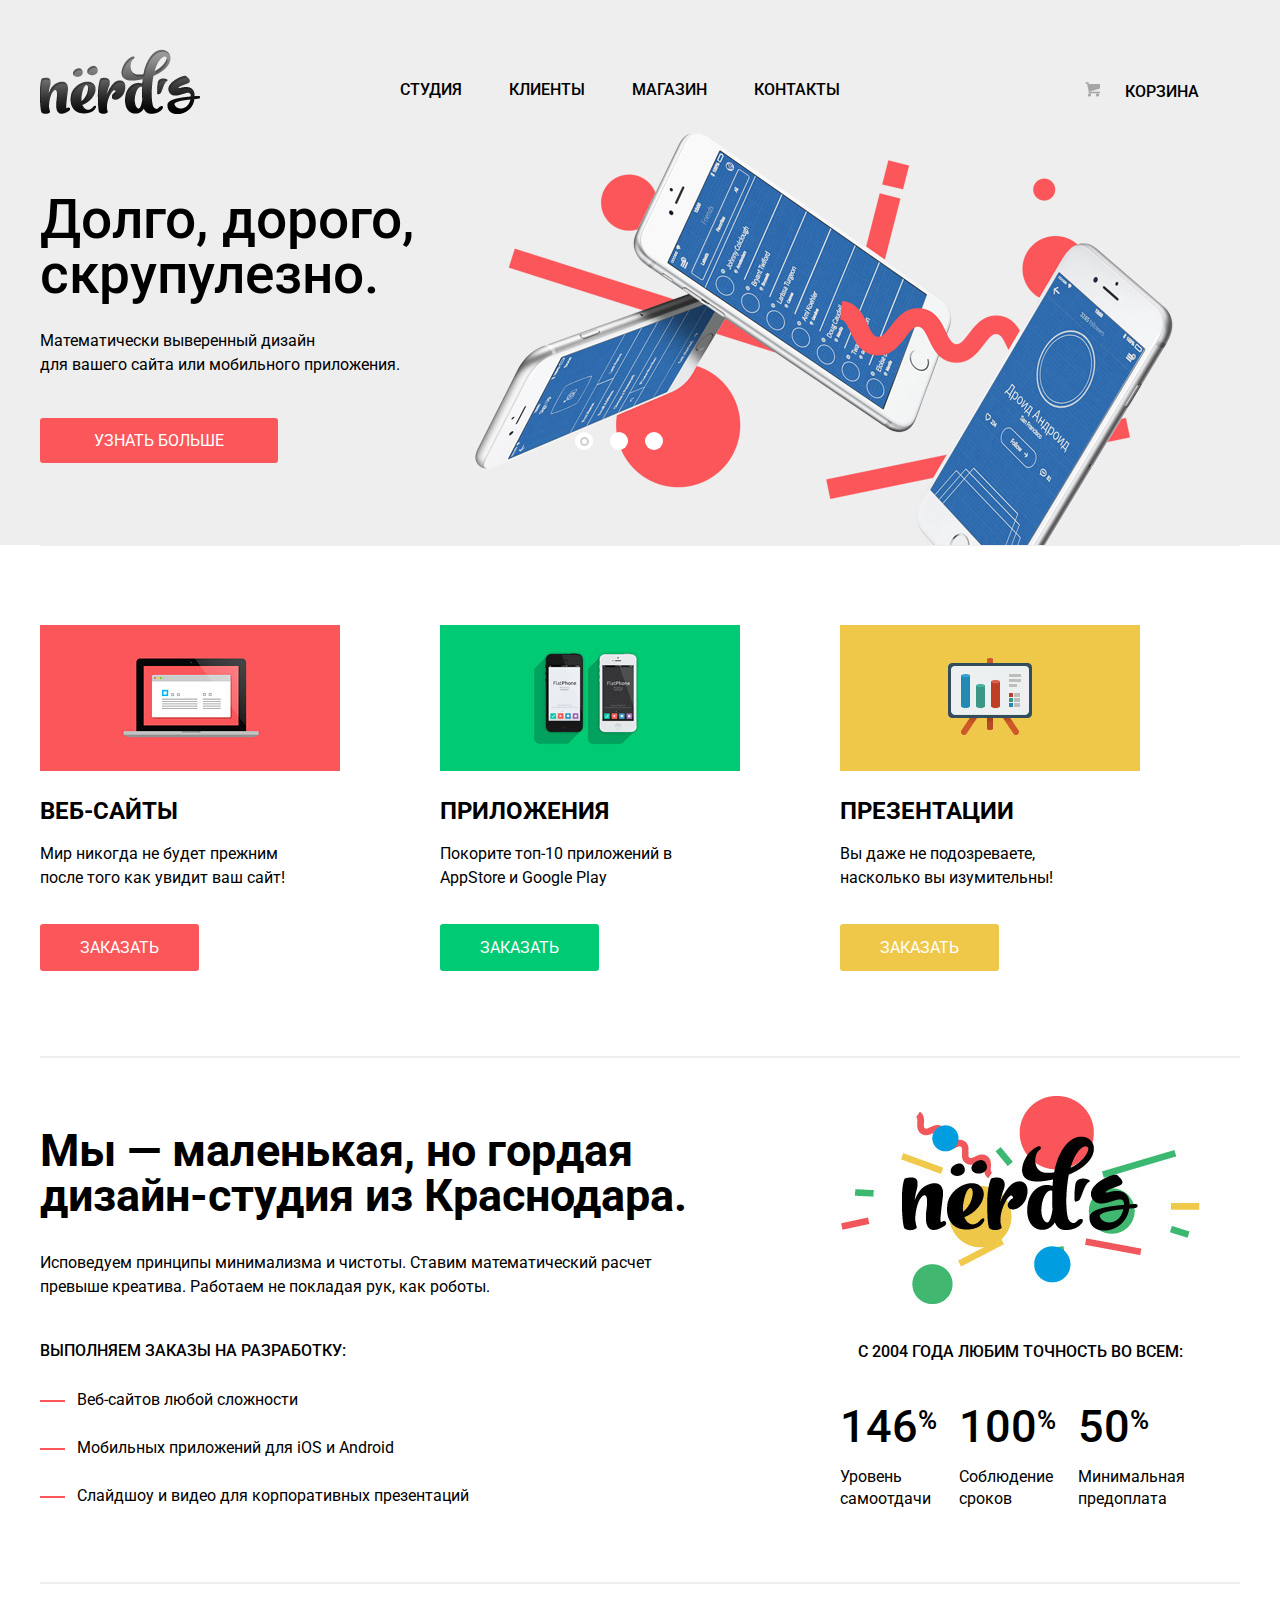
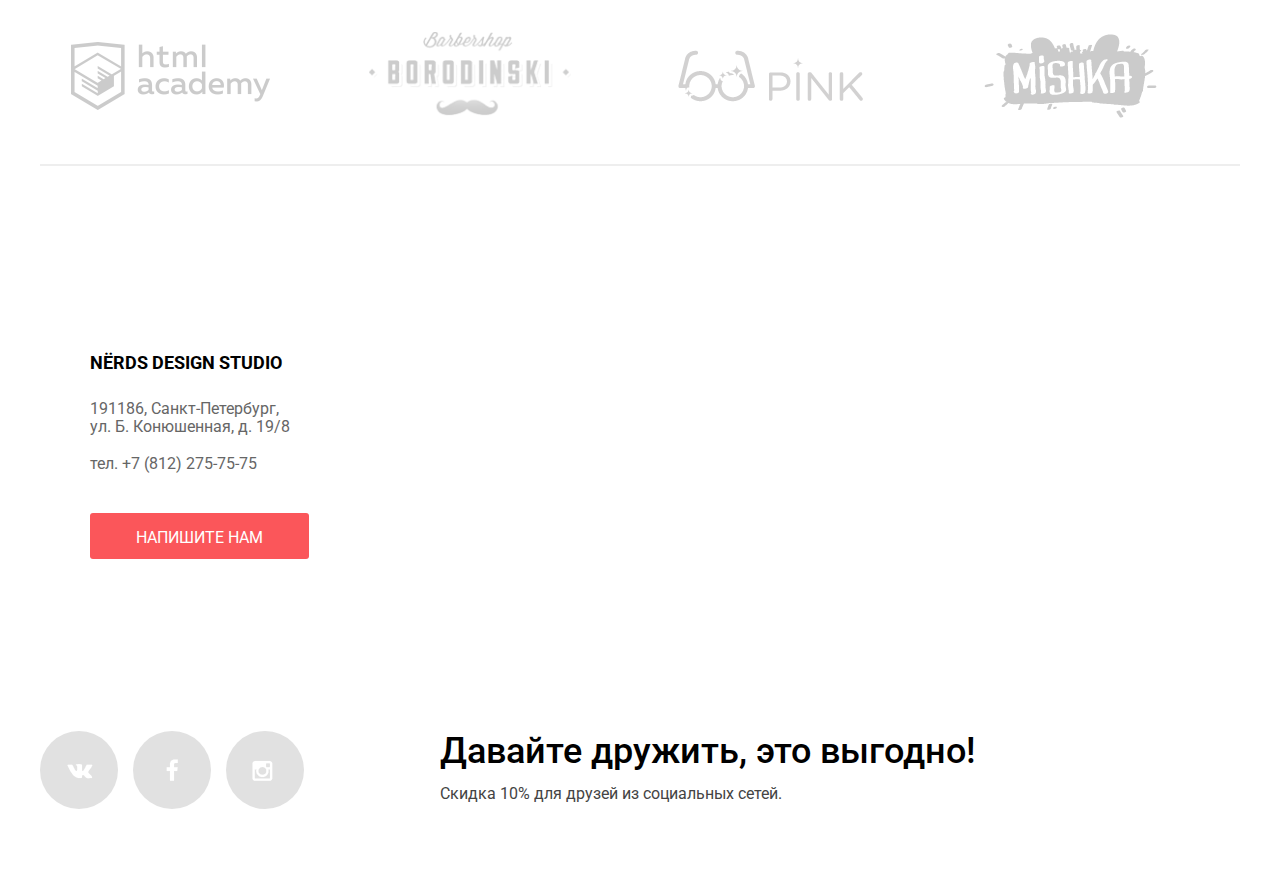
<file: index.html>
<!DOCTYPE html>
<html lang="ru">
  <head>
    <meta charset="utf-8">
    <title>HTML Academy: Нёрдс</title>
    <link href="https://fonts.googleapis.com/css?family=Roboto:400,500&amp;subset=cyrillic" rel="stylesheet">
    <link rel="stylesheet" href="css/normalize.css">
    <link rel="stylesheet" href="css/style.min.css">
  </head>
  <body>
    <header class="main-header">
      <div class="wrapper clearfix">
        <div class="logo">
          <a class="logo__link"><img src="img/nerds-logo.png" width="160" height="65" alt="Nerds"></a>
        </div>
        <nav class="main-nav">
          <ul class="main-nav__list">
            <li class="main-nav__item"><a href="#">Студия</a></li>
            <li class="main-nav__item"><a href="#">Клиенты</a></li>
            <li class="main-nav__item"><a href="catalog.html">Магазин</a></li>
            <li class="main-nav__item"><a href="#">Контакты</a></li>
          </ul>
        </nav>
        <div class="user-block"><a href="#">Корзина</a></div>
      </div>
      <div class="slider">
        <ul class="wrapper">
          <li class="slide_container">
            <input type="radio" name="slide_switcher" id="control_1" checked>
            <label for="control_1" class="switcher"></label>
            <div class="slide">
              <h2 class="main_page_header">Долго, дорого, <br>скрупулезно.</h2>
              <p>Математически выверенный дизайн<br>для вашего сайта или мобильного приложения.</p>
              <a class="btn" href="#" title="Узнать больше">Узнать больше</a>
            </div>
          </li>
          <li class="slide_container">
            <input type="radio" name="slide_switcher" id="control_2">
            <label for="control_2" class="switcher"></label>
            <div class="slide">
              <h2 class="main_page_header">Любим математику как никто другой</h2>
              <p>Никакого креатива, только математические формулы<br>для расчета идеальных пропорций.</p>
              <a class="btn" href="#" title="Узнать больше">Узнать больше</a>
            </div>
          </li>
          <li class="slide_container">
            <input type="radio" name="slide_switcher" id="control_3">
            <label for="control_3" class="switcher"></label>
            <div class="slide">
              <h2 class="main_page_header">Только ночь, только хардкор!</h2>
              <p>Работать днем, как все? Мы против этого.<br>Ближе к полуночи работа только начинается.</p>
              <a class="btn" href="#" title="Узнать больше">Узнать больше</a>
            </div>
          </li>
        </ul>
      </div>
    </header>
    <main>
      <div class="wrapper clearfix">
        <section class="service clearfix">
          <div class="service__item">
            <div class="service__picture"><img src="img/service-1.jpg" width="300" height="146" alt="Веб-сайты"></div>
            <h2 class="service__title">Веб-сайты</h2>
            <p class="service__text">Мир никогда не будет прежним после того как увидит ваш сайт!</p>
            <a href="#" class="service__link">Заказать</a>
          </div>
          <div class="service__item">
            <div class="service__picture"><img src="img/service-2.jpg" width="300" height="146" alt="Приложения"></div>
            <h2 class="service__title">Приложения</h2>
            <p class="service__text">Покорите топ-10 приложений в AppStore и Google Play</p>
            <a href="#" class="service__link">Заказать</a>
          </div>
          <div class="service__item">
            <div class="service__picture"><img src="img/service-3.jpg" width="300" height="146" alt="Презентации"></div>
            <h2 class="service__title">Презентации</h2>
            <p class="service__text">Вы даже не подозреваете, насколько вы изумительны!</p>
            <a href="#" class="service__link">Заказать</a>
          </div>
        </section>
        <section class="about clearfix">
          <div class="about__description">
            <h1 class="about__title">Мы — маленькая, но гордая дизайн-студия из Краснодара.</h1>
            <p class="about__text">Исповедуем принципы минимализма и чистоты. Ставим математический расчет превыше креатива. Работаем не покладая рук, как роботы.</p>
            <h3 class="about__list-title">Выполняем заказы на разработку:</h3>
            <ul class="about__list">
              <li class="about__item">Веб-сайтов любой сложности</li>
              <li class="about__item">Мобильных приложений для iOS и Android</li>
              <li class="about__item">Слайдшоу и видео для корпоративных презентаций</li>
            </ul>
          </div>
          <div class="statistic">
            <div class="statistic__picture"><img src="img/stat-logo.jpg" width="360" height="208" alt="Nerds"></div>
            <h3 class="statistic__title">с 2004 года любим точность во всем:</h3>
            <ul class="statistic__list">
              <li class="statistic__item">146<sup>%</sup><span>Уровень самоотдачи</span></li>
              <li class="statistic__item">100<sup>%</sup><span>Соблюдение сроков</span></li>
              <li class="statistic__item">50<sup>%</sup><span>Минимальная предоплата</span></li>
            </ul>
          </div>
        </section>
        <section class="client">
          <div class="client__picture"><a href="#" class="client__link"><img src="img/logo-Academy-1.png" width="199" height="68" alt="HTML Academy"></a></div>
          <div class="client__picture"><a href="#" class="client__link"><img src="img/logo-Barbershop-2.png" width="209" height="87" alt="Borodinsky"></a></div>
          <div class="client__picture"><a href="#" class="client__link"><img src="img/logo-Pink-3.png" width="185" height="52" alt="Pink"></a></div>
          <div class="client__picture"><a href="#" class="client__link"><img src="img/logo-Mishka-4.png" width="173" height="84" alt="Mishka"></a></div>
        </section>
      </div>
      <div class="map">
        <iframe class="map__adaptive" src="https://www.google.com/maps/embed?pb=!1m18!1m12!1m3!1d1998.5991043651609!2d30.32089461603503!3d59.93879418187622!2m3!1f0!2f0!3f0!3m2!1i1024!2i768!4f13.1!3m3!1m2!1s0x4696310fca5ba729%3A0xea9c53d4493c879f!2z0JHQvtC70YzRiNCw0Y8g0JrQvtC90Y7RiNC10L3QvdCw0Y8g0YPQuy4sIDE5LCDQodCw0L3QutGCLdCf0LXRgtC10YDQsdGD0YDQsywg0KDQvtGB0YHQuNGPLCAxOTExODY!5e0!3m2!1sru!2sua!4v1477489322943" style="border:0" height="416"></iframe>
        <div class="write-us">
          <h2 class="write-us__title">Nёrds Design Studio</h2>
          <p>191186, Санкт-Петербург,
          ул. Б. Конюшенная, д. 19/8</p>
          <div class="phone">
            <span>тел.</span><a href="tel:+78122757575"> +7 (812) 275-75-75</a>
          </div>
          <a class="btn writeus-btn" href="write.html">Напишите нам</a>
        </div>
        <div class="feedback">
          <div class="feedback-top">
            <h2 class="feedback-title">Напишите нам</h2>
            <button type="button" class="close-btn"></button>
          </div>
          <form class="feedback-form" action="#" method="post">
            <div class="feedback-name-field">
              <label for="fullname">Ваше имя:</label>
              <input type="text" name="fullname" id="fullname" placeholder="Представьтесь, пожалуйста" required="">
            </div>
            <div class="feedback-email-field">
              <label for="email">Ваш e-mail:</label>
              <input type="text" name="email" id="email" placeholder="Для отправки ответа" required="">
            </div>
            <div class="feedback-text-field">
              <label for="message">Текст письма:</label>
              <textarea name="message" id="message" placeholder="В свободной форме" required=""></textarea>
            </div>
            <input type="submit" class="form-btn btn" value="Отправить">
          </form>
        </div>
      </div>
    </main>
    <footer class="main-footer">
      <div class="wrapper clearfix">
        <section class="social">
          <ul class="social__list">
            <li class="social__item"><a href="#" class="social__link social__link--vk sprite"></a></li>
            <li class="social__item"><a href="#" class="social__link social__link--fb sprite"></a></li>
            <li class="social__item"><a href="#" class="social__link social__link--insta sprite"></a></li>
          </ul>
        </section>
        <div class="social__slogan">
          <h3 class="social__slogan-title">Давайте дружить, это выгодно!</h3>
          <p class="social__slogan-text">Скидка 10% для друзей из социальных сетей.</p>
        </div>
      </div>
    </footer>
    <script src="js/script.min.js"></script>
  </body>
</html>
</file>
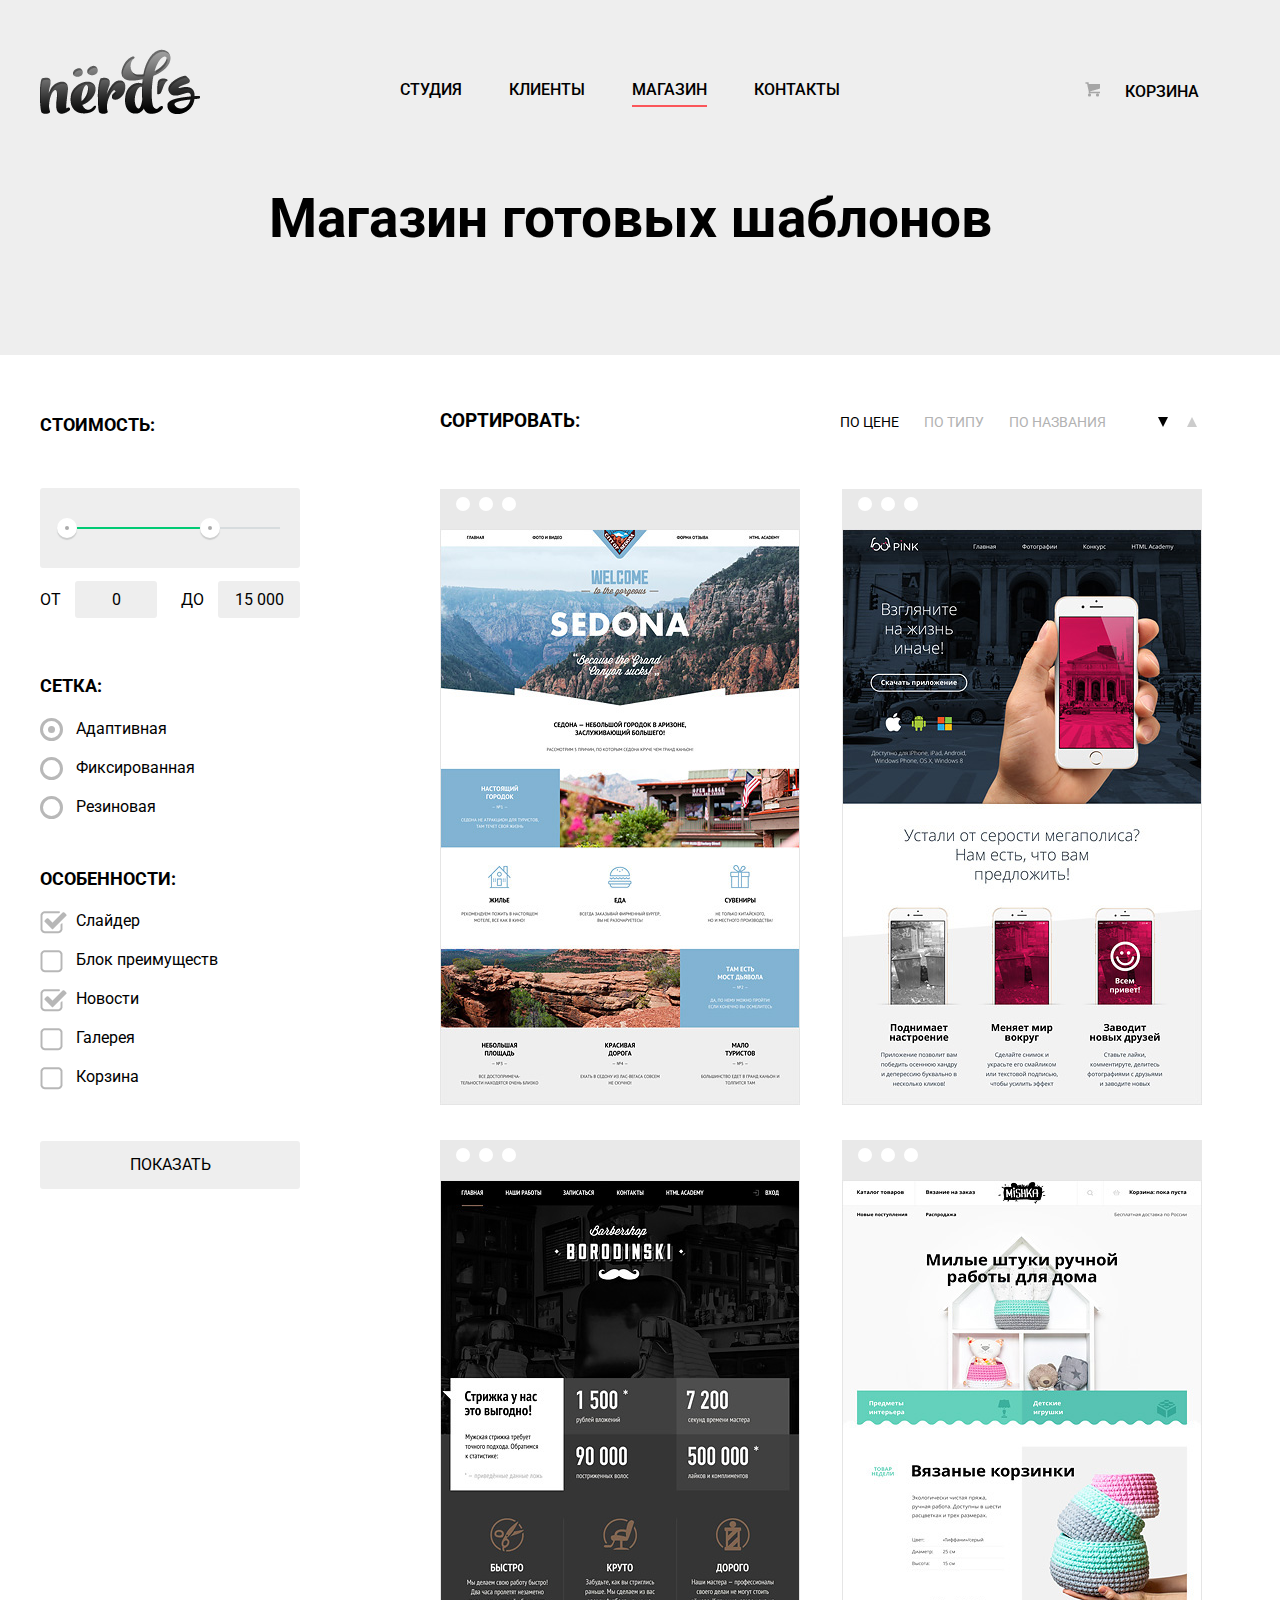
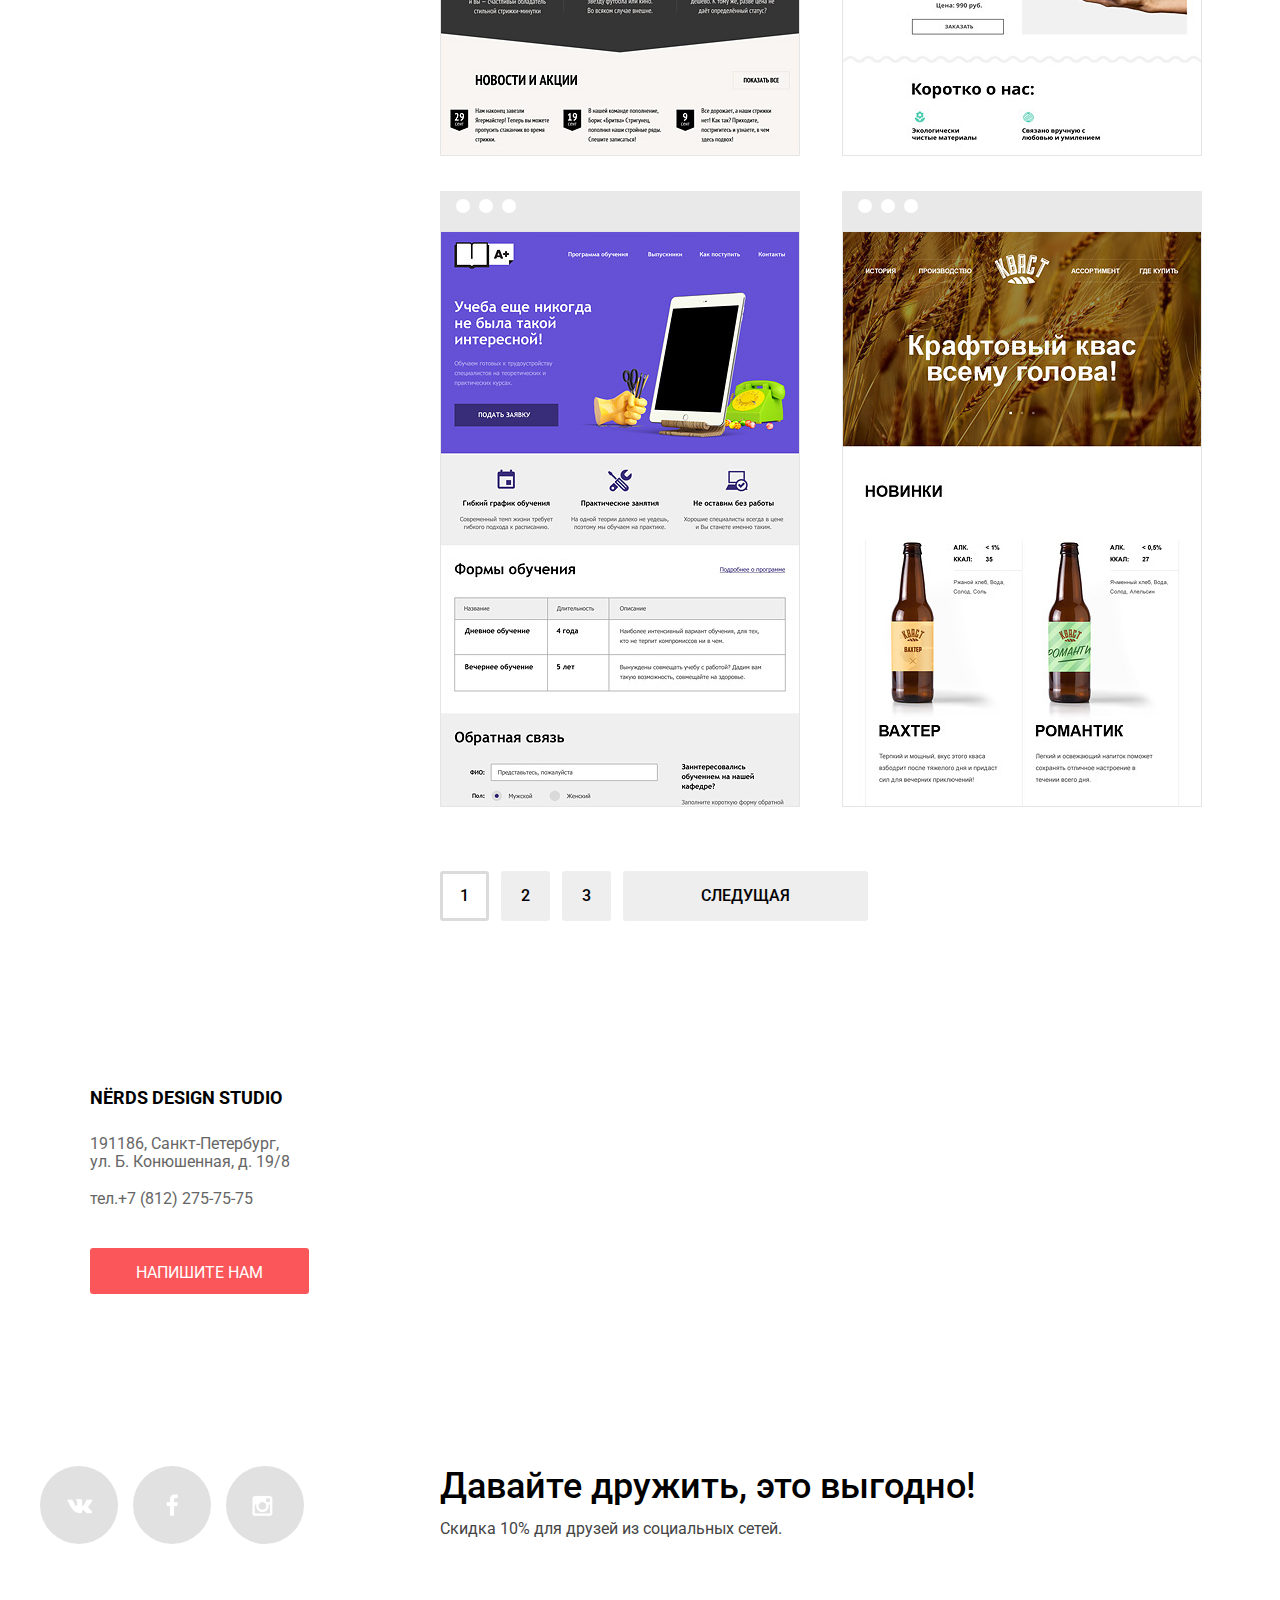
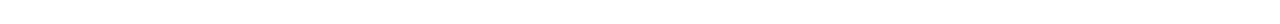
<file: catalog.html>
<!DOCTYPE html>
<html lang="ru">
  <head>
    <meta charset="utf-8">
    <title>HTML Academy: Нёрдс</title>
    <link href="https://fonts.googleapis.com/css?family=Roboto:400,500&amp;subset=cyrillic" rel="stylesheet">
    <link rel="stylesheet" href="css/normalize.css">
    <link rel="stylesheet" href="css/style.min.css">
  </head>
  <body>
    <header class="main-header main-header--inner">
      <div class="wrapper clearfix">
        <div class="logo">
          <a href="index.html" class="logo__link"><img src="img/nerds-logo.png" width="160" height="65" alt="Nerds"></a>
        </div>
        <nav class="main-nav">
          <ul class="main-nav__list">
            <li class="main-nav__item"><a href="#">Студия</a></li>
            <li class="main-nav__item"><a href="#">Клиенты</a></li>
            <li class="main-nav__item main-nav__item--active"><a href="catalog.html">Магазин</a></li>
            <li class="main-nav__item"><a href="#">Контакты</a></li>
          </ul>
        </nav>
        <div class="user-block"><a href="#">Корзина</a></div>
        <h1 class="page-title">Магазин готовых шаблонов</h1>
      </div>
    </header>
    <main>
      <div class="wrapper clearfix">
        <aside class="filters">
          <form action="https://echo.htmlacademy.ru" method="get">
            <div class="filter-title">Стоимость:</div>
            <div class="range-filter">
		      <div class="range-controls">
		        <div class="scale">
		          <div class="bar" style="margin-left: 0%; width: 70%"></div>
		        </div>
		        <div class="toggle min-toggle"></div>
		        <div class="toggle max-toggle"></div>
		      </div>
		      <div class="price-controls">
		        <label class="min-price">от <input name="min-price" type="text" value="0"></label>
		        <label class="max-price">до <input name="max-price" type="text" value="15 000"></label>
		      </div>
		    </div>
		    <div class="filter-title">Сетка:</div>
		    <div class="filter-row">
              <input type="radio" name="grid" value="adaptive" id="adaptive-grid" checked>
              <label for="adaptive-grid">Адаптивная</label>
            </div>
            <div class="filter-row">
              <input type="radio" name="grid" value="fixed" id="fixed-grid">
              <label for="fixed-grid">Фиксированная</label>
            </div>
            <div class="filter-row">
              <input type="radio" name="grid" value="responsive" id="responsive-grid">
              <label for="responsive-grid">Резиновая</label>
            </div>
            <div class="filter-checkbox-title">Особенности:</div>
            <div class="filter-row">
              <input type="checkbox" name="slider" id="slider-field" checked>
              <label for="slider-field">Слайдер</label>
            </div>
            <div class="filter-row">
              <input type="checkbox" name="advantages" id="advantages-field">
              <label for="advantages-field">Блок преимуществ</label>
            </div>
            <div class="filter-row">
              <input type="checkbox" name="news" id="news-field" checked>
              <label for="news-field">Новости</label>
            </div>
            <div class="filter-row">
              <input type="checkbox" name="gallery" id="gallery-field">
              <label for="gallery-field">Галерея</label>
            </div>
            <div class="filter-row">
              <input type="checkbox" name="cart" id="cart-field">
              <label for="cart-field">Корзина</label>
            </div>
            <button type="submit" class="filter-btn">Показать</button>
          </form>
        </aside>
        <div class="product">
          <div class="product__sorting clearfix">
            <h3 class="product__sorting-title">Сортировать:</h3>
            <ul class="product__sorting-list">
              <li class="product__sorting-item"><a href="#" class="product__sorting-link product__sorting-link--active">по цене</a></li>
              <li class="product__sorting-item"><a href="#" class="product__sorting-link">по типу</a></li>
              <li class="product__sorting-item"><a href="#" class="product__sorting-link">по названия</a></li>
              <li class="product__sorting-item"><a href="#" class="product__sorting-link--active sort-down"></a></li>
              <li class="product__sorting-item"><a href="#" class="product__sorting-link sort-up"></a></li>
            </ul>
          </div>
          <div class="product__catalog">
            <section class="product__item">
              <div class="product__header">
                <ul class="doteed">
                  <li></li>
                  <li></li>
                  <li></li>
                </ul>
              </div>
              <div class="product__picture"><img src="img/img-sedona.jpg" width="360" height="576" alt="sedona"></div>
              <div class="product__description">
                <h2 class="product__description-name">Sedona</h2>
                <p class="product__description-text">Информационный сайт для туристов</p>
                <a href="#" class="product__description-link btn">9 900 руб.</a>
              </div>
            </section>
            <section class="product__item">
              <div class="product__header">
                <ul class="doteed">
                  <li></li>
                  <li></li>
                  <li></li>
                </ul>
              </div>
              <div class="product__picture"><img src="img/img-pink.jpg" width="360" height="576" alt="Pink"></div>
              <div class="product__description">
                <h2 class="product__description-name">Pink app</h2>
                <p class="product__description-text">Продуктовый лендинг приложения для iOS и Android</p>
                <a href="#" class="product__description-link btn">9 900 руб.</a>
              </div>
            </section>
            <section class="product__item">
              <div class="product__header">
                <ul class="doteed">
                  <li></li>
                  <li></li>
                  <li></li>
                </ul>
              </div>
              <div class="product__picture"><img src="img/img-barbershop.jpg" width="360" height="576" alt="Borodinski"></div>
              <div class="product__description">
                <h2 class="product__description-name">Barbershop</h2>
                <p class="product__description-text">Сайт салона красоты. Для мужчин, дв.</p>
                <a href="#" class="product__description-link btn">9 900 руб.</a>
              </div>
            </section>
            <section class="product__item">
              <div class="product__header">
                <ul class="doteed">
                  <li></li>
                  <li></li>
                  <li></li>
                </ul>
              </div>
              <div class="product__picture"><img src="img/img-mishka.jpg" width="360" height="576" alt="Mishka"></div>
              <div class="product__description">
                <h2 class="product__description-name">Mishka</h2>
                <p class="product__description-text">Интернет-магазин вязанных игрушек</p>
                <a href="#" class="product__description-link btn">9 900 руб.</a>
              </div>
            </section>
            <section class="product__item">
              <div class="product__header">
                <ul class="doteed">
                  <li></li>
                  <li></li>
                  <li></li>
                </ul>
              </div>
              <div class="product__picture"><img src="img/img-aplus.jpg" width="360" height="576" alt="aplus"></div>
              <div class="product__description">
                <h2 class="product__description-name">A Plus</h2>
                <p class="product__description-text">Лендинг курсов повышения квалификации</p>
                <a href="#" class="product__description-link btn">9 900 руб.</a>
              </div>
            </section>
            <section class="product__item">
              <div class="product__header">
                <ul class="doteed">
                  <li></li>
                  <li></li>
                  <li></li>
                </ul>
              </div>
              <div class="product__picture"><img src="img/img-kvast.jpg" width="360" height="576" alt="kvast"></div>
              <div class="product__description">
                <h2 class="product__description-name">Кваст</h2>
                <p class="product__description-text">Промо-сайт производителя крафтового кваса</p>
                <a href="#" class="product__description-link btn">9 900 руб.</a>
              </div>
            </section>
            <ul class="paginator">
              <li><a href="#" class="current">1</a></li>
              <li><a href="#">2</a></li>
              <li><a href="#">3</a></li>
              <li><a href="#" class="next">Следущая</a></li>
            </ul>
          </div>
        </div>
      </div>
      <div class="map">
        <iframe class="map__adaptive" src="https://www.google.com/maps/embed?pb=!1m18!1m12!1m3!1d1998.5991043651609!2d30.32089461603503!3d59.93879418187622!2m3!1f0!2f0!3f0!3m2!1i1024!2i768!4f13.1!3m3!1m2!1s0x4696310fca5ba729%3A0xea9c53d4493c879f!2z0JHQvtC70YzRiNCw0Y8g0JrQvtC90Y7RiNC10L3QvdCw0Y8g0YPQuy4sIDE5LCDQodCw0L3QutGCLdCf0LXRgtC10YDQsdGD0YDQsywg0KDQvtGB0YHQuNGPLCAxOTExODY!5e0!3m2!1sru!2sua!4v1477489322943" style="border:0" height="416"></iframe>
        <div class="write-us">
          <h2 class="write-us__title">Nёrds Design Studio</h2>
          <p>191186, Санкт-Петербург,
          ул. Б. Конюшенная, д. 19/8</p>
          <div class="phone clearfix">
            <span>тел.</span><a href="tel:+78122757575">+7 (812) 275-75-75</a>
          </div>
          <a class="btn writeus-btn" href="write.html">Напишите нам</a>
        </div>
        <div class="feedback">
          <div class="feedback-top clearfix">
            <h2 class="feedback-title">Напишите нам</h2>
            <button type="button" class="close-btn"></button>
          </div>
          <form class="feedback-form" action="#" method="post">
            <div class="feedback-name-field">
              <label for="fullname">Ваше имя:</label>
              <input type="text" name="fullname" id="fullname" placeholder="Представьтесь, пожалуйста" required="">
            </div>
            <div class="feedback-email-field">
              <label for="email">Ваш e-mail:</label>
              <input type="text" name="email" id="email" placeholder="Для отправки ответа" required="">
            </div>
            <div class="feedback-text-field">
              <label for="message">Текст письма:</label>
              <textarea name="message" id="message" placeholder="В свободной форме" required=""></textarea>
            </div>
            <input type="submit" class="form-btn btn" value="Отправить">
          </form>
        </div>
      </div>
    </main>
    <footer class="main-footer">
      <div class="wrapper clearfix">
        <section class="social">
          <ul class="social__list">
            <li class="social__item"><a href="#" class="social__link social__link--vk sprite"></a></li>
            <li class="social__item"><a href="#" class="social__link social__link--fb sprite"></a></li>
            <li class="social__item"><a href="#" class="social__link social__link--insta sprite"></a></li>
          </ul>
        </section>
        <div class="social__slogan">
          <h3 class="social__slogan-title">Давайте дружить, это выгодно!</h3>
          <p class="social__slogan-text">Скидка 10% для друзей из социальных сетей.</p>
        </div>
      </div>
    </footer>
    <script src="js/script.min.js"></script>
  </body>
</html>
</file>
<file: css/style.min.css>
.main-header,.slider{background-color:#eee}.slider ul,ul{list-style:none}.main-nav__item a,.service__title,.slide a,.user-block a{text-transform:uppercase}.paginator a,a{text-decoration:none}body{font-family:Roboto,Arial sans-serif;font-size:16px;line-height:24px;box-sizing:border-box}.wrapper{width:1200px;margin:0 auto;padding:0 20px}h1,h2,h3,ul{margin:0}.clearfix::after,.clearfix::before{display:table;content:"";clear:both}ul{padding:0}.main-header{margin-bottom:80px;min-height:355px}.main-header--inner{margin-bottom:50px}.logo{float:left;width:160px;margin-right:200px;margin-top:49px}.main-nav{float:left;width:570px;margin-top:75px}.main-nav__item{display:inline-block;vertical-align:top;margin-right:43px;line-height:30px}.slide,.slide_container input{display:none}.main-nav__item:last-child{margin-right:0}.main-nav__item a{font-weight:500;color:#000}.main-nav__item a:hover{color:#fb565a}.main-nav__item a:active{color:#a6a6a6}.main-nav__item--active{border-bottom:2px solid #fb565a}.user-block{float:right;width:160px;margin-top:80px}.user-block a{padding-left:45px;font-weight:500;color:#000;background-image:url(../img/spritesheet.png);background-repeat:no-repeat;background-position:0 0}.user-block a:hover{color:#fb565a}.user-block a:active{color:#a6a6a6}.slider{position:relative;width:100%;min-height:424px}.slider ul{position:relative;padding:0}.slide_container{position:absolute;top:0;left:0;width:100%;min-height:336px}.slide{padding-top:56px;min-height:369px;min-width:880px}.slide_container:nth-child(1) .slide{background:url(../img/slide_pic1.jpg) 401px -7px no-repeat #eee}.slide_container:nth-child(2) .slide{background:url(../img/slide_pic2.jpg) 400px -5px no-repeat #eee}.slide_container:nth-child(3) .slide{background:url(../img/slide_pic3.jpg) 400px -6px no-repeat #eee}.slide_container p{margin-bottom:52px}.slide a{position:relative;z-index:100;width:160px;padding:13px 54px;color:#fff;text-align:center;background-color:#fb565a}input[type=radio]:checked~.slide{display:block}.switcher{display:inline-block;vertical-align:top;height:18px;width:18px;border-radius:50%;background-color:#fff;float:left;margin-right:9px;cursor:pointer;position:absolute;top:311px;z-index:5}.about__item::before,.switcher::after{top:50%;content:""}.switcher[for=control_1]{left:535px}.switcher[for=control_2]{left:570px}.switcher[for=control_3]{left:605px}.switcher::after{position:relative;left:50%;margin-left:-4px;display:none;width:5px;height:5px;margin-top:-4px;border:2px solid #cfcfcf;border-radius:50%}.about,.client{border-top:2px solid #eee}input[type=radio]:checked+.switcher::after{display:block}.main_page_header{width:523px;margin-top:15px;margin-bottom:27px;font-size:55px;line-height:55px;font-weight:500}.service{margin-bottom:96px}.service__item{float:left;width:300px;margin-right:100px}.service__item:last-child{margin-right:0}.service__item .service__link{padding:14px 40px;text-transform:uppercase;color:#fff;background-color:#fb565a;border-radius:3px}.service__item .service__link:hover{background-color:#e74246}.service__item .service__link:active{background-color:#d7373b;color:#d8d8d8;box-shadow:0 -2px 0 0 #c13135}.service__item:nth-child(2) .service__link{background-color:#00ca74}.service__item:nth-child(3) .service__link{background-color:#efc849}.service__item:nth-child(2) .service__link:hover{background-color:#00bc6c}.service__item:nth-child(3) .service__link:hover{background-color:#eab534}.service__item:nth-child(2) .service__link:active{background-color:#00aa62;box-shadow:0 -2px 0 0 #009958}.service__item:nth-child(3) .service__link:active{background-color:#e5a722;box-shadow:0 -2px 0 0 #ce961f}.service__picture{margin-bottom:18px}.service__title{font-size:24px;line-height:30px}.service__text{width:90%;margin-bottom:46px}.about{padding-top:70px;padding-bottom:50px}.about__description{float:left;width:700px;margin-right:100px}.about__title{margin-bottom:33px;font-size:45px;line-height:45px}.about__list-title,.statistic__title{font-size:16px;font-weight:500;text-transform:uppercase}.about__text{width:90%;margin-bottom:40px}.about__list-title{margin-bottom:25px}.about__item{position:relative;padding-left:37px;margin-bottom:24px}.about__item::before{display:block;position:absolute;left:0;width:25px;height:2px;background-color:#fb565a}.statistic{float:left;width:360px;margin-top:-32px}.statistic__picture{margin-bottom:29px}.statistic__title{text-align:center;margin-bottom:51px}.statistic__item{display:inline-block;vertical-align:top;width:32%;font-size:45px;font-weight:500}sup{font-size:26px;font-weight:600}.statistic__item span{display:block;padding-top:27px;font-size:16px;line-height:22px;font-weight:400}.client{height:180px;border-bottom:2px solid #eee;font-size:0;margin-bottom:80px}.client__link{opacity:.2}.client__link:hover{opacity:1}.client__picture{position:relative;display:inline-block;vertical-align:middle;width:260px;height:183px;margin-right:40px}.client__picture:last-child{margin-right:0}.client__link img{position:absolute;margin:auto;left:0;top:0;bottom:0;right:0;width:auto}.map{position:relative}.write-us{position:absolute;top:54px;left:50%;margin-left:-600px;max-width:229px;min-height:215px;color:#666;background-color:#fff;padding:48px 40px 47px 50px}.write-us__title{margin-bottom:22px;font-size:18px;line-height:30px;text-transform:uppercase;color:#000}.write-us p{width:90%;line-height:18px}.map,.map__adaptive{width:100%}.phone{margin-bottom:50px}.phone a{color:#666}.writeus-btn{padding:12px 46px}.map{margin:0 auto}.page-title{float:left;width:100%;margin-top:70px;margin-left:-10px;text-align:center;font-size:55px;line-height:55px}.main-footer{padding-top:62px;padding-bottom:70px}.sprite{background-image:url(../img/spritesheet.png);background-repeat:no-repeat}.social__link--fb{background-position:26px -27px}.social__link--vk{background-position:27px -84px}.social__link--insta{background-position:24px -142px}.social{float:left;width:300px;margin-right:100px}.social__item{display:inline-block;vertical-align:top}.social__item:last-child{margin-right:0}.social__link{display:inline-block;vertical-align:middle;width:78px;height:78px;margin-right:11px;background-color:#e1e1e1;border-radius:50%}.social__link:hover{background-color:#e74246}.social__link:active{box-shadow:inset 0 3px 0 0 #c13135,inset 0 78px 0 rgba(215,55,59,.7)}.social__slogan{float:left;width:560px;padding-top:2px}.social__slogan-title{font-size:36px;line-height:36px;font-weight:500}.social__slogan-text{line-height:18px;color:#444}.filters{float:left;width:260px;margin-right:140px}.filter-row{width:270px;margin-bottom:19px}.filter-title{width:140px;margin:0 0 18px;padding:5px 0 0;text-transform:uppercase;font-size:18px;line-height:30px;font-weight:700}.range-filter{width:260px;margin-bottom:48px;margin-top:48px}.range-controls{position:relative;height:41px;margin-bottom:13px;padding-top:39px;padding-right:20px;padding-left:20px;background:#eee;border-radius:3px}.range-controls .scale{height:2px;background:#d7dcde}.range-controls .bar{width:170px;height:2px;background:#00ca74}.range-controls .toggle{position:absolute;top:30px;left:0;width:4px;height:4px;cursor:pointer;border-radius:50%;border:8px solid #fff;background:#ababab;box-shadow:0 2px 1px 0 #cccdcd}.range-controls .min-toggle{left:17px}.range-controls .max-toggle{left:160px}.price-controls{font-size:0}.price-controls label{display:inline-block;vertical-align:bottom;width:50%;font-size:16px;text-transform:uppercase}.max-price{text-align:right}.price-controls input{width:82px;height:37px;padding:0;margin-left:10px;border:none;outline:0;background:#eee;font-size:16px;line-height:22px;font-family:Roboto,Arial,sans-serif;font-weight:400;font-style:normal;text-align:center;color:#000;border-radius:3px}.filters input[type=radio]{display:none}.filters input[type=radio]+label{position:relative;display:block;margin:0;line-height:20px;padding-left:36px;cursor:pointer}.filters input[type=radio]+label::before{position:absolute;left:0;top:-1px;content:"";display:block;width:17px;height:17px;border:3px solid #b8b8b8;border-radius:15px;background:#fff}.filters input[type=radio]:disabled::before{position:absolute;left:0;top:-1px;content:"";display:block;width:17px;height:17px;background:#fff;border:3px solid #b8b8b8;border-radius:15px;opacity:.3}.filters input[type=radio]+label:hover::before{position:absolute;left:0;top:-1px;content:"";display:block;width:17px;height:17px;background:#fff;border:3px solid #4d4d4d;border-radius:15px}.filters input[type=radio]:checked+label::after{position:absolute;left:8px;top:7px;content:"";display:block;width:7px;height:7px;border-radius:10px;background:#b8b8b8}.filters input[type=radio]:checked+label:hover::after{position:absolute;left:8px;top:7px;content:"";display:block;width:7px;height:7px;border-radius:10px;background:#4d4d4d}.filter-checkbox-title{width:140px;margin:50px 0 20px;padding:0;text-transform:uppercase;font-size:18px;font-weight:700}.filters input[type=checkbox]{display:none}.filters input[type=checkbox]+label{display:block;margin:0;padding-left:36px;line-height:20px;position:relative;cursor:pointer}.filters input[type=checkbox]+label::before{position:absolute;left:0;top:0;content:"";display:block;width:23px;height:23px;background-image:url(../img/checkbox-off-icon.png);background-repeat:no-repeat;opacity:.4}.filters input[type=checkbox]+label:hover::before{opacity:1}.filters input[type=checkbox]:checked+label::before{opacity:0}.filters input[type=checkbox]:checked+label::after{position:absolute;left:0;top:0;content:"";display:block;width:27px;height:23px;background-image:url(../img/checkbox-on-icon.png);background-repeat:no-repeat;opacity:.4}.doteed li,.filter-btn,.product__item{display:inline-block}.filters input[type=checkbox]:checked+label:hover::after{opacity:1}.filters input[type=checkbox]:disabled::before{opacity:.3}.filter-btn{font-family:Roboto,Arial,sans-serif;vertical-align:top;width:260px;margin-top:35px;padding:15px 35px;text-transform:uppercase;text-align:center;background:#eee;border-radius:3px;border:none;outline:0;cursor:pointer}.filter-btn:active,.filter-btn:hover{border-radius:3px;text-transform:uppercase;text-align:center}.filter-btn:hover{padding:15px 35px;background:#dfdfdf}.filter-btn:active{padding:14px 35px 12px;background:#d5d5d5;border-top:2px solid #bfbfbf;color:rgba(0,0,0,.3)}.filter{float:left;width:260px}.product{float:left;width:780px}.product__sorting{padding-top:4px;margin-bottom:55px}.product__sorting-title{float:left;width:160px;text-transform:uppercase}.product__sorting-list{float:right;width:380px}.product__sorting-item{position:relative;display:inline-block;vertical-align:middle;margin-right:21px}.sort-down,.sort-up{position:absolute;top:-5px;border-left:5px solid transparent;border-right:5px solid transparent;left:0}.product__sorting-item:nth-child(3){margin-right:48px}.product__sorting-item:nth-child(4){margin-right:25px}.product__sorting-item:nth-child(5){margin-right:0}.product__sorting-link{text-transform:uppercase;font-size:14px;line-height:18px;color:#b2b2b2}.product__sorting-link:hover{color:#666}.product__sorting-link--active,.product__sorting-link:active{color:#000}.sort-up{width:0;height:0;border-bottom:10px solid #ccc}.sort-down{border-top:10px solid #000}.sort-up:hover{border-bottom:10px solid #999}.sort-down:hover{border-top:10px solid #999}.sort-up:active{border-bottom:10px solid #000}.sort-down:active{border-top:10px solid #000}.product__item{position:relative;vertical-align:top;width:360px;margin-right:38px;margin-bottom:35px;font-size:0;cursor:pointer}.product__item:nth-child(2n){margin-right:0}.product__header{background-color:#e9e9e9}.product__item:hover .product__header{background-color:#4d4d4d}.doteed li{vertical-align:top;width:14px;height:14px;border-radius:50%;background-color:#fff;margin-right:9px}.doteed{padding:8px 0 8px 16px}.product__picture{overflow:hidden;height:576px}.product__picture img{width:100%;height:100%;display:block}.product__description{display:none;text-align:center;background-color:#eee}.product__item:hover .product__description{position:absolute;bottom:0;left:0;display:block;width:100%;min-height:230px}.product__item:hover{border:none;box-shadow:0 3px 6px #000}.btn,.paginator a{text-transform:uppercase;border-radius:3px}.product__description-name{padding-top:23px;font-size:18px;line-height:30px;text-transform:uppercase}.btn,.product__description-text{font-size:16px;line-height:18px}.product__description-text{padding:0 76px;margin-bottom:47px;color:#666}.btn{padding-top:15px;font-weight:400;color:#fff;width:240px;height:35px;background-color:#fb565a;text-align:center}.btn:hover{background-color:#e74246}.btn:active{box-shadow:inset 0 78px 0 rgba(215,55,59,.5),inset 0 3px 0 0 #c13135}.product__description-link{padding:13px 60px}.paginator{margin-top:29px;margin-bottom:60px;font-size:0}.paginator li{display:inline-block;vertical-align:top}.paginator a{display:inline-block;vertical-align:middle;margin-right:12px;height:50px;min-height:50px;padding:0 20px;font-size:16px;font-weight:500;line-height:50px;color:#000;background-color:#eee}.paginator a:hover{background-color:#dfdfdf}.paginator a:active{box-shadow:inset 0 3px 0 0#bfbfbf,inset 0 50px 0 0 rgba(213,213,213,1)}.paginator .current{height:44px;min-height:44px;padding:0 17px;border:3px solid #dbdbdb;background-color:#fff;line-height:44px}.paginator .next{padding:0 78px}.feedback{display:none;position:fixed;z-index:2000;top:50%;left:50%;-webkit-transform:translate(-50%,-50%);transform:translate(-50%,-50%);width:760px;color:#000;background:#fff;box-shadow:0 6px 35px 2px #000;padding:65px 100px 84px}.feedback-show{display:block;-webkit-animation:opacity .7s;animation:opacity .7s}.feedback-top{position:relative}.feedback-title{margin:0 0 43px;padding:0;color:#000;text-align:left;font-size:45px;line-height:45px;font-weight:500}.feedback input[type=text],.feedback textarea{padding-left:13px;font-family:Roboto,Arial,sans-serif;outline:0}.close-btn{position:absolute;top:13px;right:-11px;width:21px;height:21px;border:none;outline:0;text-align:right;font-size:0;cursor:pointer;background-color:#fff}.close-btn::after,.close-btn::before{position:absolute;top:11px;right:0;content:"";width:23px;height:4px;background-color:#fb565a;border-radius:1px;opacity:.6}.feedback-email-field,.feedback-name-field{float:left;width:340px;font-weight:700}.close-btn::before{-webkit-transform:rotate(45deg);transform:rotate(45deg)}.close-btn::after{-webkit-transform:rotate(-45deg);transform:rotate(-45deg)}.close-btn:hover::after,.close-btn:hover::before{opacity:1}.close-btn:active{opacity:.3}.feedback-name-field{margin-right:61px;color:#7f7f7f}.feedback-text-field{width:760px;clear:both;font-weight:700}.feedback input[type=text]{width:100%;height:46px;margin-top:3px;margin-bottom:29px;border:2px solid #eee;border-radius:3px}.error{-webkit-animation:shake .6s;animation:shake .6s}.feedback input:hover[type=text]{border:2px solid #b4b9bb}.feedback label{width:110px}.feedback textarea{width:744px;margin-top:6px;margin-bottom:47px;padding-top:12px;padding-bottom:49px;border:2px solid #eee;border-radius:3px;resize:none}.feedback textarea:hover{border:2px solid #b4b9bb}.feedback .btn{width:34%;padding:17px 80px 30px;outline:0;border:0;cursor:pointer}@-webkit-keyframes opacity{0%{opacity:0}40%{opacity:.4}70%{opacity:.7}90%{opacity:.9}100%{opacity:1}}@keyframes opacity{0%{opacity:0}40%{opacity:.4}70%{opacity:.7}90%{opacity:.9}100%{opacity:1}}
</file>
